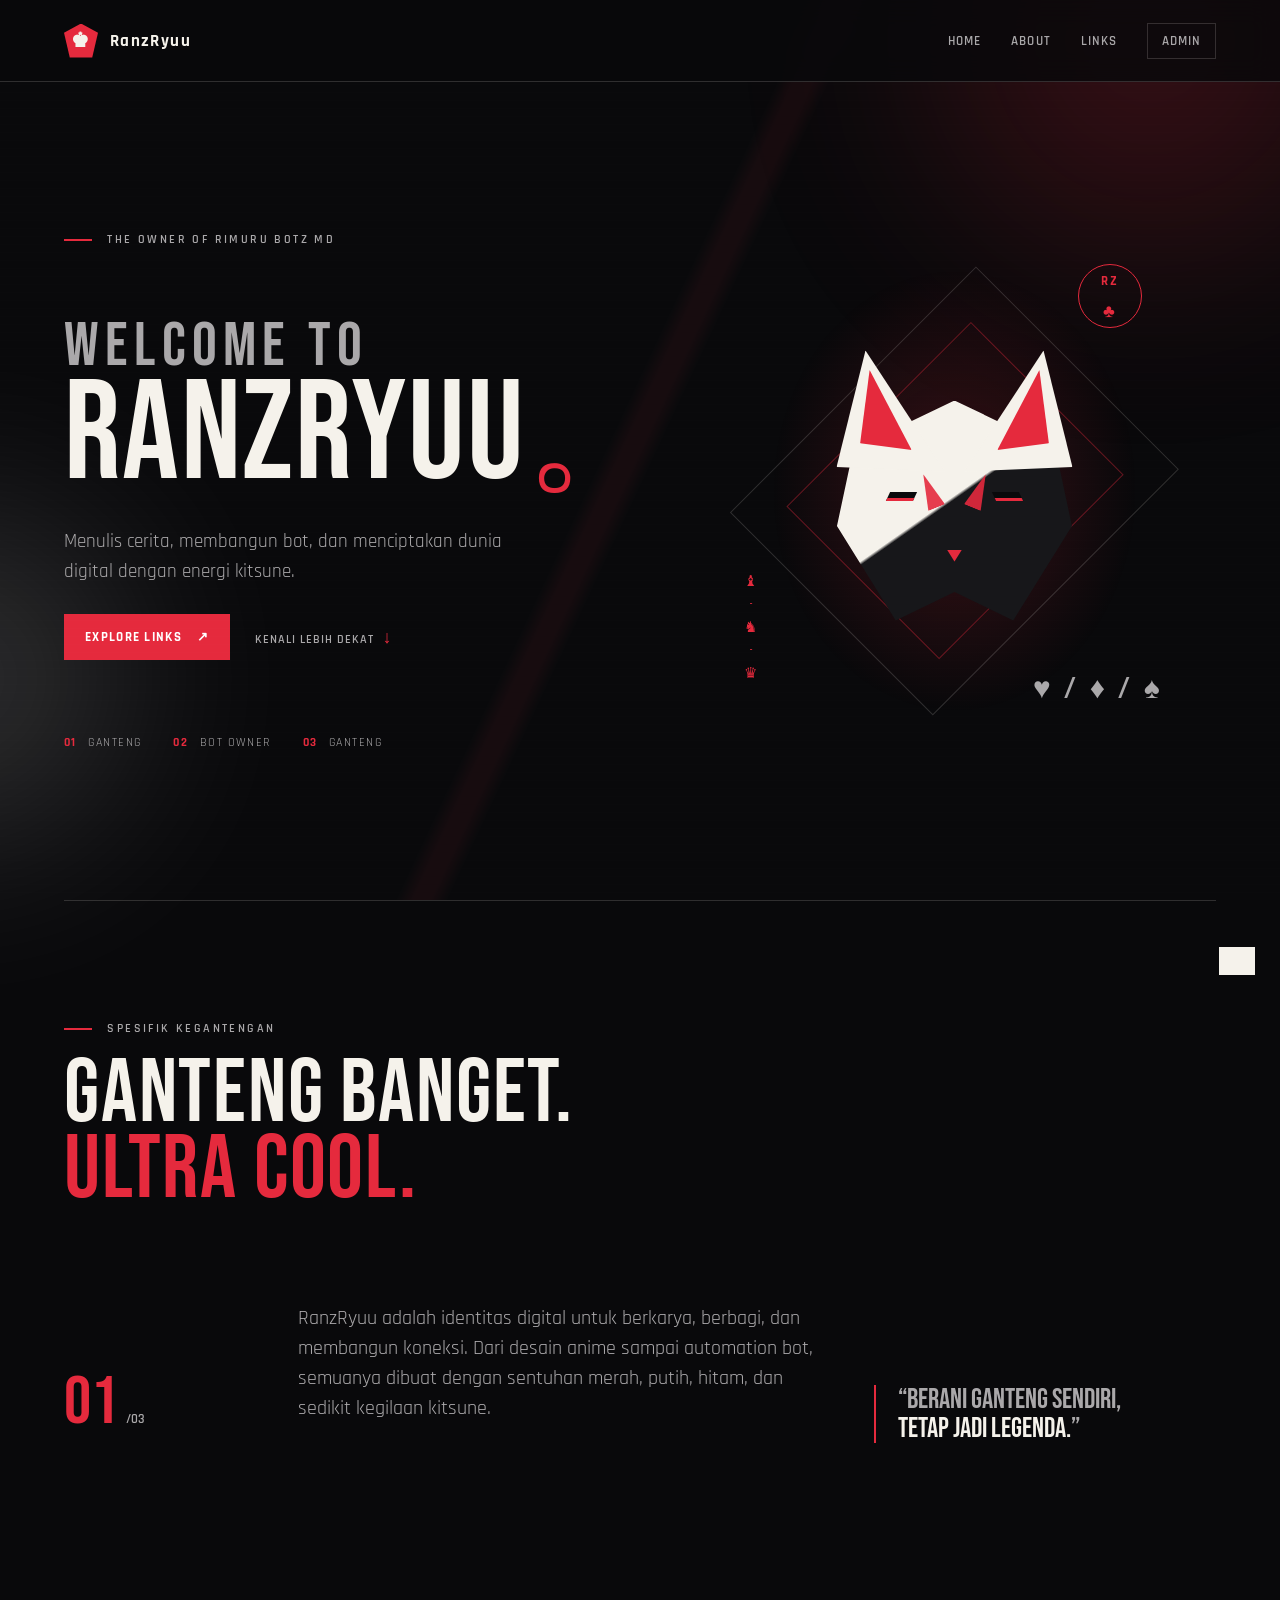
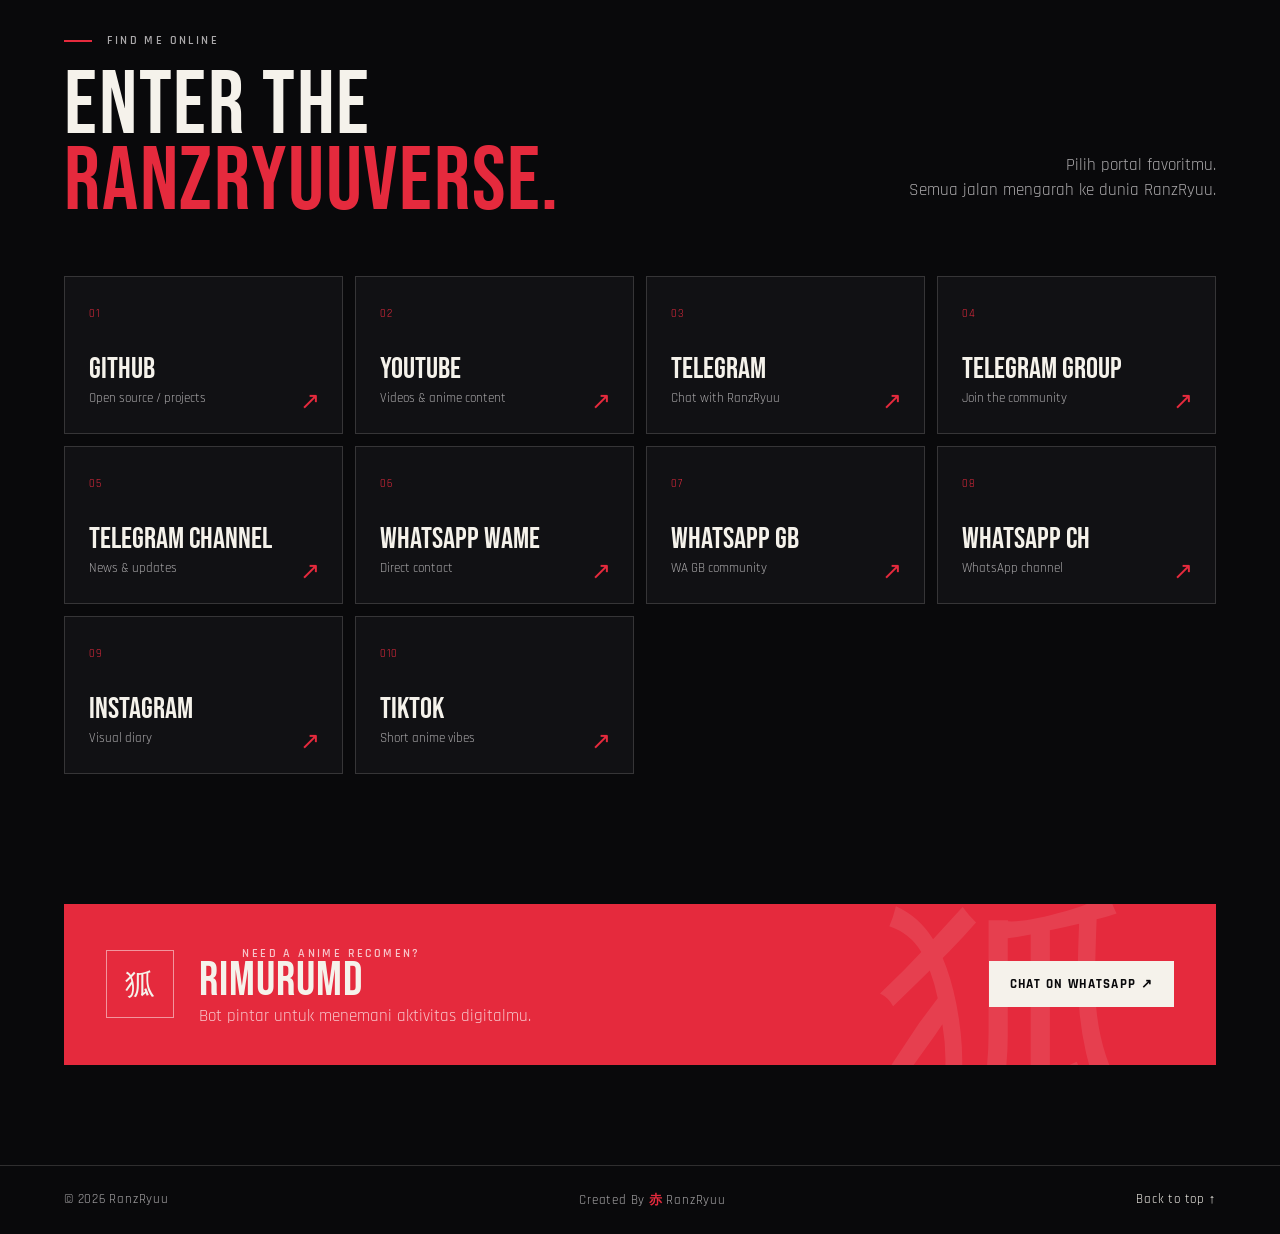
<file: index.html>
<!doctype html>
<html lang="id">
<head>
  <meta charset="UTF-8" />
  <meta name="viewport" content="width=device-width, initial-scale=1.0" />
  <meta name="theme-color" content="#0b0b0d" />
  <meta name="description" content="Portfolio RanzRyuu — anime creator, bot builder, and digital kitsune." />
  <title>RanzRyuu — Portfolio</title>
  <link rel="preconnect" href="https://fonts.googleapis.com" />
  <link rel="preconnect" href="https://fonts.gstatic.com" crossorigin />
  <link href="https://fonts.googleapis.com/css2?family=Bebas+Neue&family=Rajdhani:wght@400;500;600;700&display=swap" rel="stylesheet" />
  <link rel="stylesheet" href="/style.css" />
</head>
<body>
  <div class="ambient ambient-one"></div>
  <div class="ambient ambient-two"></div>
  <header class="site-header">
    <a class="brand" href="#home" aria-label="RanzRyuu home"><span class="brand-mark">♚</span><span data-bind="name">RanzRyuu</span></a>
    <nav class="nav-links" aria-label="Navigasi utama">
      <a href="#home">Home</a><a href="#about">About</a><a href="#links">Links</a>
      <a class="admin-link" href="/ranzryuuxxnx/adminih">Admin</a>
    </nav>
    <button class="menu-toggle" type="button" aria-label="Buka menu">☰</button>
  </header>

  <main>
    <section id="home" class="hero section-shell">
      <div class="hero-copy">
        <p class="eyebrow"><span></span> The Owner Of Rimuru Botz MD</p>
        <h1><span class="thin">WELCOME TO</span><br /><strong data-bind="name">MY WEB</strong><em>。</em></h1>
        <p class="hero-description" data-bind="tagline">SAHABAT ULTRAMAN,UPIN IPIN,DORAEMON,BOBOIBOY,POWER RANGERS,SPONGEBOB,GODZILA.</p>
        <div class="hero-actions"><a class="button button-red" href="#links">Explore Links <span>↗</span></a><a class="text-link" href="#about">Kenali lebih dekat <span>↓</span></a></div>
        <div class="hero-meta"><span><b>01</b> Ganteng</span><span><b>02</b> Bot Owner</span><span><b>03</b> Ganteng</span></div>
      </div>
      <div class="hero-art" aria-label="Ilustrasi kitsune abstrak">
        <div class="seal">RZ<br /><small>♣︎</small></div>
        <div class="fox-head"><div class="ear ear-left"></div><div class="ear ear-right"></div><div class="fox-face"><span class="eye eye-left"></span><span class="eye eye-right"></span><span class="nose"></span><span class="mark mark-left"></span><span class="mark mark-right"></span></div></div>
        <div class="vertical-jp">♝ · ♞ · ♛</div>
        <div class="art-caption">♥︎ / ♦︎ / ♠︎</div>
      </div>
    </section>

    <section id="about" class="about section-shell">
      <div class="section-heading"><p class="eyebrow"><span></span> Spesifik Kegantengan</p><h2>GANTENG BANGET.<br /><span>ULTRA COOL.</span></h2></div>
      <div class="about-grid"><div class="about-number">01<span>/03</span></div><p data-bind="bio">Ranz Itu Ganteng Banget Jir,Kek Jefri Nichol Campur Tom Holand.</p><div class="quote">“Berani Ganteng Sendiri,<br /><strong>tetap jadi legenda.</strong>”</div></div>
    </section>

    <section id="links" class="links-section section-shell"><div class="section-heading split-heading"><div><p class="eyebrow"><span></span> Find me online</p><h2>ENTER THE<br /><span>RANZRYUUVERSE.</span></h2></div><p class="section-note">Pilih portal favoritmu.<br />Semua jalan mengarah ke dunia RanzRyuu.</p></div><div id="platform-grid" class="platform-grid"></div></section>

    <section class="bot-card section-shell"><div class="bot-icon">狐</div><div><p class="eyebrow"><span></span> Need a anime recomen?</p><h2 data-bind="botName">RimuruMD</h2><p data-bind="botDescription">Bot pintar untuk menemani aktivitas digitalmu.</p></div><a id="bot-link" class="button button-white" href="https://wa.me/60xxxxxx" target="_blank" rel="noopener">Chat on WhatsApp ↗</a></section>
  </main>

  <footer class="site-footer"><span>© <span id="year"></span> <span data-bind="name">Porto</span></span><span>Created By <b>赤</b> RanzRyuu</span><a href="#home">Back to top ↑</a></footer>
  <div id="toast" class="toast" role="status"></div>
  <script src="/script.js"></script>
</body>
</html>
</file>
<file: style.css>
@import url('https://fonts.googleapis.com/css2?family=Bebas+Neue&family=Rajdhani:wght@400;500;600;700&display=swap');
:root{--black:#09090b;--black-2:#111114;--white:#f5f2eb;--muted:#aaa8aa;--red:#e52a3d;--red-dark:#9f1729;--line:rgba(245,242,235,.16);--display:'Bebas Neue',Impact,sans-serif;--body:'Rajdhani',Arial,sans-serif}*{box-sizing:border-box}html{scroll-behavior:smooth}body{margin:0;background-color:var(--black);background-image:linear-gradient(rgba(9,9,11,.82),rgba(9,9,11,.92)),var(--wallpaper);background-size:cover;background-position:center;background-attachment:fixed;color:var(--white);font-family:var(--body);font-size:17px;overflow-x:hidden}body:before{content:"";position:fixed;inset:0;pointer-events:none;opacity:.12;background-image:linear-gradient(115deg,transparent 0 48%,rgba(229,42,61,.5) 49% 50%,transparent 51%),repeating-linear-gradient(0deg,transparent 0 7px,rgba(255,255,255,.04) 8px);mix-blend-mode:screen}.ambient{position:fixed;z-index:-1;border-radius:50%;filter:blur(110px);opacity:.2;pointer-events:none}.ambient-one{width:420px;height:420px;background:var(--red);top:-170px;right:-80px}.ambient-two{width:300px;height:300px;background:#fff;bottom:8%;left:-190px}.site-header{height:82px;padding:0 5vw;display:flex;align-items:center;justify-content:space-between;border-bottom:1px solid var(--line);position:sticky;top:0;z-index:10;background:rgba(9,9,11,.84);backdrop-filter:blur(14px)}.brand{display:flex;align-items:center;gap:12px;color:var(--white);text-decoration:none;font-weight:700;letter-spacing:.08em}.brand-mark{display:grid;place-items:center;background:var(--red);width:34px;height:34px;clip-path:polygon(50% 0,100% 27%,83% 100%,17% 100%,0 27%);font-size:20px}.nav-links{display:flex;gap:30px;align-items:center}.nav-links a,.text-link{color:var(--muted);text-decoration:none;font-weight:600;letter-spacing:.08em;text-transform:uppercase;font-size:13px;transition:.25s}.nav-links a:hover,.text-link:hover{color:var(--white)}.admin-link{border:1px solid var(--line);padding:9px 14px}.menu-toggle{display:none;background:none;border:0;color:var(--white);font-size:25px}.section-shell{width:min(1160px,90vw);margin:auto}.hero{min-height:calc(100vh - 82px);display:grid;grid-template-columns:1.08fr .92fr;align-items:center;gap:5vw;padding:70px 0}.eyebrow{font-size:12px;letter-spacing:.2em;text-transform:uppercase;color:var(--muted);font-weight:600;margin:0 0 20px}.eyebrow span{display:inline-block;width:28px;height:2px;background:var(--red);vertical-align:middle;margin-right:10px}.hero h1{font-family:var(--display);font-size:clamp(70px,11vw,150px);line-height:.8;letter-spacing:.01em;font-weight:400;margin:0}.hero h1 .thin{font-size:.44em;letter-spacing:.1em;color:var(--muted)}.hero h1 strong{font-weight:400}.hero h1 em{color:var(--red);font-style:normal}.hero-description{max-width:450px;color:var(--muted);line-height:1.55;margin:35px 0 28px;font-size:19px}.hero-actions{display:flex;align-items:center;gap:25px}.button{display:inline-flex;align-items:center;gap:15px;text-decoration:none;text-transform:uppercase;letter-spacing:.1em;font-weight:700;font-size:13px;padding:15px 21px;transition:.25s}.button-red{background:var(--red);color:#fff}.button-red:hover{background:#ff4657;transform:translateY(-3px)}.button-white{background:var(--white);color:var(--black)}.button-white:hover{background:var(--red);color:#fff}.text-link{font-size:12px}.text-link span{color:var(--red);font-size:18px;margin-left:5px}.hero-meta{display:flex;gap:32px;margin-top:75px;color:var(--muted);font-size:12px;text-transform:uppercase;letter-spacing:.12em}.hero-meta b{color:var(--red);margin-right:7px}.hero-art{height:540px;position:relative;display:grid;place-items:center;background:radial-gradient(ellipse at center,rgba(229,42,61,.22),transparent 58%)}.hero-art:before,.hero-art:after{content:"";position:absolute;border:1px solid var(--line);transform:rotate(45deg);width:64%;height:64%}.hero-art:after{width:48%;height:48%;border-color:rgba(229,42,61,.4)}.seal{position:absolute;top:8%;right:8%;width:64px;height:64px;border:1px solid var(--red);border-radius:50%;display:grid;place-items:center;text-align:center;color:var(--red);font-weight:700;letter-spacing:.1em;font-size:13px;line-height:12px;z-index:2}.seal small{font-size:18px}.fox-head{position:relative;width:255px;height:285px;z-index:1}.fox-face{position:absolute;width:235px;height:220px;left:10px;top:52px;background:linear-gradient(145deg,#f5f2eb 0 46%,#17171a 47% 100%);clip-path:polygon(50% 0,93% 22%,100% 57%,75% 100%,50% 87%,25% 100%,0 57%,7% 22%);filter:drop-shadow(0 20px 30px rgba(0,0,0,.5))}.ear{position:absolute;top:0;width:105px;height:135px;background:var(--white);clip-path:polygon(50% 0,100% 100%,0 80%);z-index:2}.ear-left{left:0;transform:rotate(-12deg)}.ear-right{right:0;transform:scaleX(-1) rotate(-12deg)}.ear:after{content:"";position:absolute;inset:20px 28px 28px;background:var(--red);clip-path:inherit}.eye{position:absolute;top:91px;width:27px;height:9px;background:var(--black);transform:skew(-25deg);border-bottom:3px solid var(--red)}.eye-left{left:51px}.eye-right{right:51px;transform:skew(25deg)}.nose{position:absolute;width:15px;height:12px;bottom:59px;left:110px;background:var(--red);clip-path:polygon(50% 100%,0 0,100% 0)}.mark{position:absolute;width:18px;height:36px;top:72px;background:var(--red);opacity:.9;clip-path:polygon(50% 0,100% 100%,0 100%)}.mark-left{left:84px;transform:rotate(-22deg)}.mark-right{right:84px;transform:rotate(22deg)}.vertical-jp{position:absolute;left:2%;bottom:14%;writing-mode:vertical-rl;color:var(--red);font-size:15px;letter-spacing:.28em}.art-caption{position:absolute;right:3%;bottom:10%;font-family:var(--display);font-size:30px;letter-spacing:.14em;color:var(--muted)}.about{padding:120px 0 130px;border-top:1px solid var(--line)}.section-heading h2,.bot-card h2{font-family:var(--display);font-weight:400;font-size:clamp(53px,7vw,92px);line-height:.85;margin:0;letter-spacing:.02em}.section-heading h2 span{color:var(--red)}.about-grid{display:grid;grid-template-columns:.35fr 1fr .65fr;gap:50px;align-items:end;margin-top:75px}.about-number{font-family:var(--display);font-size:68px;color:var(--red)}.about-number span{font:600 13px var(--body);color:var(--muted);margin-left:8px}.about-grid p{font-size:20px;line-height:1.5;color:var(--muted);max-width:530px}.quote{border-left:2px solid var(--red);padding-left:22px;font-family:var(--display);font-size:28px;line-height:1.05;color:var(--muted)}.quote strong{color:var(--white);font-weight:400}.links-section{padding:60px 0 130px}.split-heading{display:flex;justify-content:space-between;align-items:end}.section-note{color:var(--muted);text-align:right;line-height:1.5}.platform-grid{display:grid;grid-template-columns:repeat(4,1fr);gap:12px;margin-top:55px}.platform-card{position:relative;min-height:145px;padding:24px;background:var(--black-2);border:1px solid var(--line);text-decoration:none;color:var(--white);overflow:hidden;transition:.3s}.platform-card:hover{border-color:var(--red);transform:translateY(-5px);background:#171116}.platform-card:after{content:"↗";position:absolute;right:22px;bottom:16px;color:var(--red);font-size:24px}.platform-number{font-size:11px;color:var(--red);letter-spacing:.1em}.platform-card h3{font-family:var(--display);font-size:30px;font-weight:400;margin:28px 0 0}.platform-card p{color:var(--muted);font-size:13px;margin:3px 0}.bot-card{display:flex;align-items:center;gap:25px;padding:38px 42px;margin-bottom:100px;background:var(--red);position:relative;overflow:hidden}.bot-card:after{content:"狐";position:absolute;right:5%;top:-70px;font-size:280px;opacity:.1;font-family:serif}.bot-icon{width:68px;height:68px;border:1px solid rgba(255,255,255,.5);display:grid;place-items:center;font-size:30px;z-index:1}.bot-card h2{font-size:48px}.bot-card p{margin:4px 0 0;color:rgba(255,255,255,.72)}.bot-card .button{margin-left:auto;z-index:1}.site-footer{border-top:1px solid var(--line);padding:25px 5vw;display:flex;justify-content:space-between;color:var(--muted);font-size:13px;letter-spacing:.06em}.site-footer b{color:var(--red)}.site-footer a{color:var(--white);text-decoration:none}.toast{position:fixed;bottom:25px;right:25px;padding:14px 18px;background:var(--white);color:var(--black);font-weight:600;transform:translateY(100px);transition:.3s;z-index:30}.toast.show{transform:translateY(0)}
@media(max-width:760px){.site-header{height:70px}.nav-links{display:none;position:absolute;top:70px;left:0;right:0;background:var(--black-2);padding:20px 5vw;flex-direction:column;align-items:flex-start;border-bottom:1px solid var(--line)}.nav-links.open{display:flex}.menu-toggle{display:block}.hero{grid-template-columns:1fr;padding:75px 0 80px}.hero-art{height:410px;order:-1}.hero h1{font-size:85px}.hero-meta{margin-top:45px;gap:16px;flex-wrap:wrap}.hero-description{font-size:17px}.about{padding:80px 0}.about-grid{grid-template-columns:1fr;gap:18px;margin-top:45px}.about-number{font-size:48px}.quote{margin-top:15px}.links-section{padding-bottom:80px}.split-heading{display:block}.section-note{text-align:left;margin-top:24px}.platform-grid{grid-template-columns:repeat(2,1fr);margin-top:35px}.platform-card{min-height:130px}.bot-card{padding:28px 23px;flex-wrap:wrap;margin-bottom:60px}.bot-card .button{margin-left:0}.site-footer{flex-direction:column;gap:12px}.art-caption{font-size:20px}}

/* Admin settings */
.admin-page{min-height:100vh;background:var(--black)}.admin-back{color:var(--muted);text-decoration:none;font-size:13px;letter-spacing:.1em;text-transform:uppercase}.admin-back:hover{color:var(--white)}.admin-shell{width:min(980px,90vw);margin:0 auto;padding:80px 0}.admin-intro{margin-bottom:44px}.admin-intro h1{font:400 clamp(65px,10vw,110px)/.8 var(--display);margin:0}.admin-intro h1 span{color:var(--red)}.admin-intro>p:last-child{color:var(--muted);max-width:650px;line-height:1.5}.admin-card{background:var(--black-2);border:1px solid var(--line);padding:28px;margin:16px 0}.admin-card h2{font:400 35px var(--display);margin:0 0 22px;color:var(--white)}.form-grid{display:grid;grid-template-columns:1fr 1fr;gap:17px}label{display:flex;flex-direction:column;gap:7px;color:var(--muted);font-size:13px;text-transform:uppercase;letter-spacing:.1em;font-weight:600}.full{grid-column:1/-1}input,textarea{width:100%;border:1px solid var(--line);background:#08080a;color:var(--white);font:500 16px var(--body);padding:12px 14px;outline:none;resize:vertical}input:focus,textarea:focus{border-color:var(--red)}.card-title-row{display:flex;align-items:center;justify-content:space-between}.mini-button{background:transparent;border:1px solid var(--red);color:var(--white);padding:8px 12px;font:600 12px var(--body);cursor:pointer;text-transform:uppercase;letter-spacing:.08em}.platform-row{display:grid;grid-template-columns:1fr 1fr 1.4fr 35px;gap:8px;margin-bottom:9px}.platform-row input{font-size:14px;padding:9px}.remove-platform{border:1px solid var(--line);background:transparent;color:var(--red);font-size:22px;cursor:pointer}.admin-actions{display:flex;flex-wrap:wrap;gap:12px;margin-top:25px}.button-outline{border:1px solid var(--line);background:transparent;color:var(--white);cursor:pointer}.button-outline:hover{border-color:var(--red);color:var(--red)}.admin-note{color:var(--muted);font-size:13px;margin-top:35px}.admin-note code{color:var(--red);font-family:monospace}@media(max-width:760px){.admin-shell{padding:55px 0}.form-grid{grid-template-columns:1fr}.full{grid-column:auto}.platform-row{grid-template-columns:1fr 35px}.platform-row input:nth-child(3){grid-column:1/-1}.platform-row input:nth-child(2){grid-column:1}.remove-platform{grid-column:2;grid-row:1}.admin-back{font-size:11px}.site-header .brand{font-size:14px}}
/* Admin login */
.admin-header-actions{display:flex;align-items:center;gap:20px}.admin-logout{background:transparent;border:1px solid var(--line);color:var(--muted);padding:8px 12px;text-transform:uppercase;letter-spacing:.1em;font:600 11px var(--body);cursor:pointer}.admin-logout:hover{border-color:var(--red);color:var(--red)}.login-shell{width:min(500px,90vw);margin:0 auto;padding:14vh 0}.login-card{background:var(--black-2);border:1px solid var(--line);padding:42px}.login-card h1{font:400 80px/.8 var(--display);margin:0 0 18px}.login-card h1 span{color:var(--red)}.login-subtitle{color:var(--muted);margin:0 0 30px}.login-card label{margin-top:17px}.login-card .button{border:0;margin-top:22px;cursor:pointer}.login-error{color:var(--red);font-size:14px;min-height:20px;margin:15px 0 0}@media(max-width:760px){.admin-header-actions{gap:10px}.admin-header-actions .admin-back{display:none}.login-shell{padding-top:10vh}.login-card{padding:28px 22px}}
</file>
